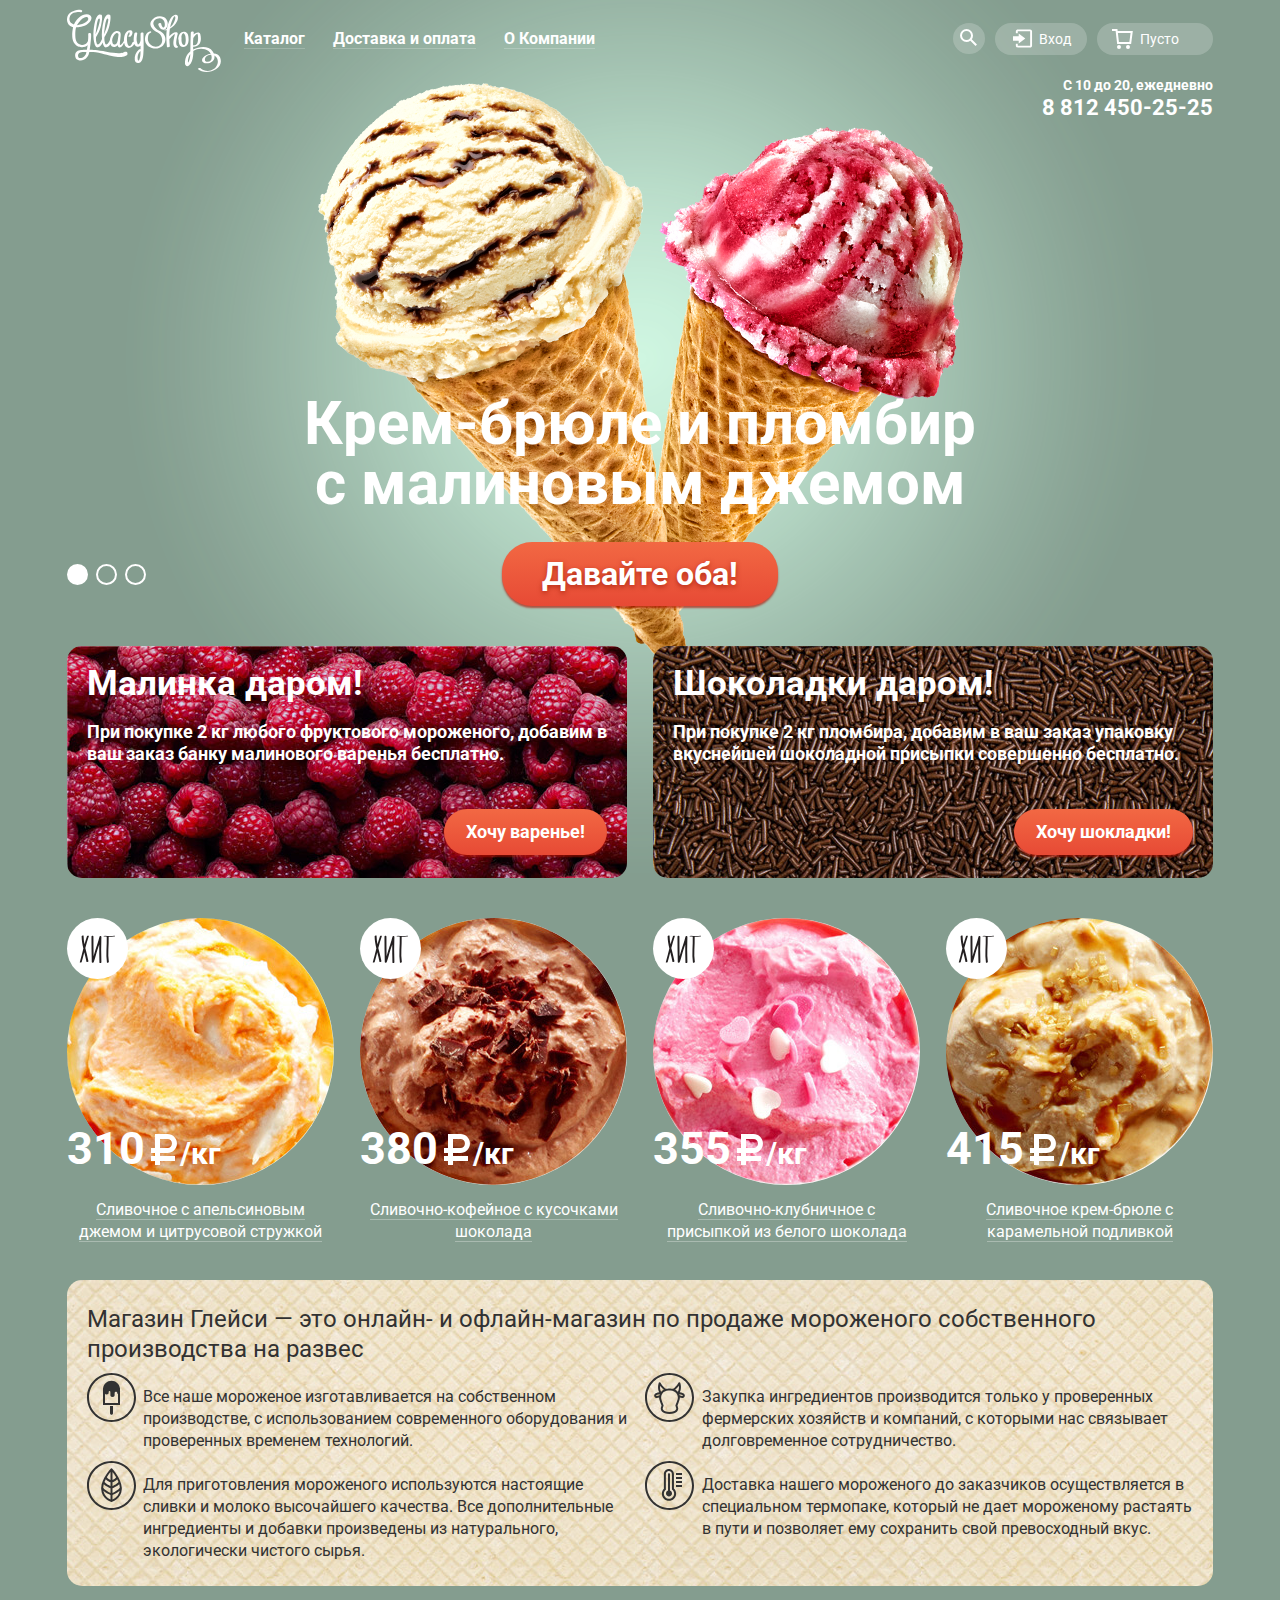
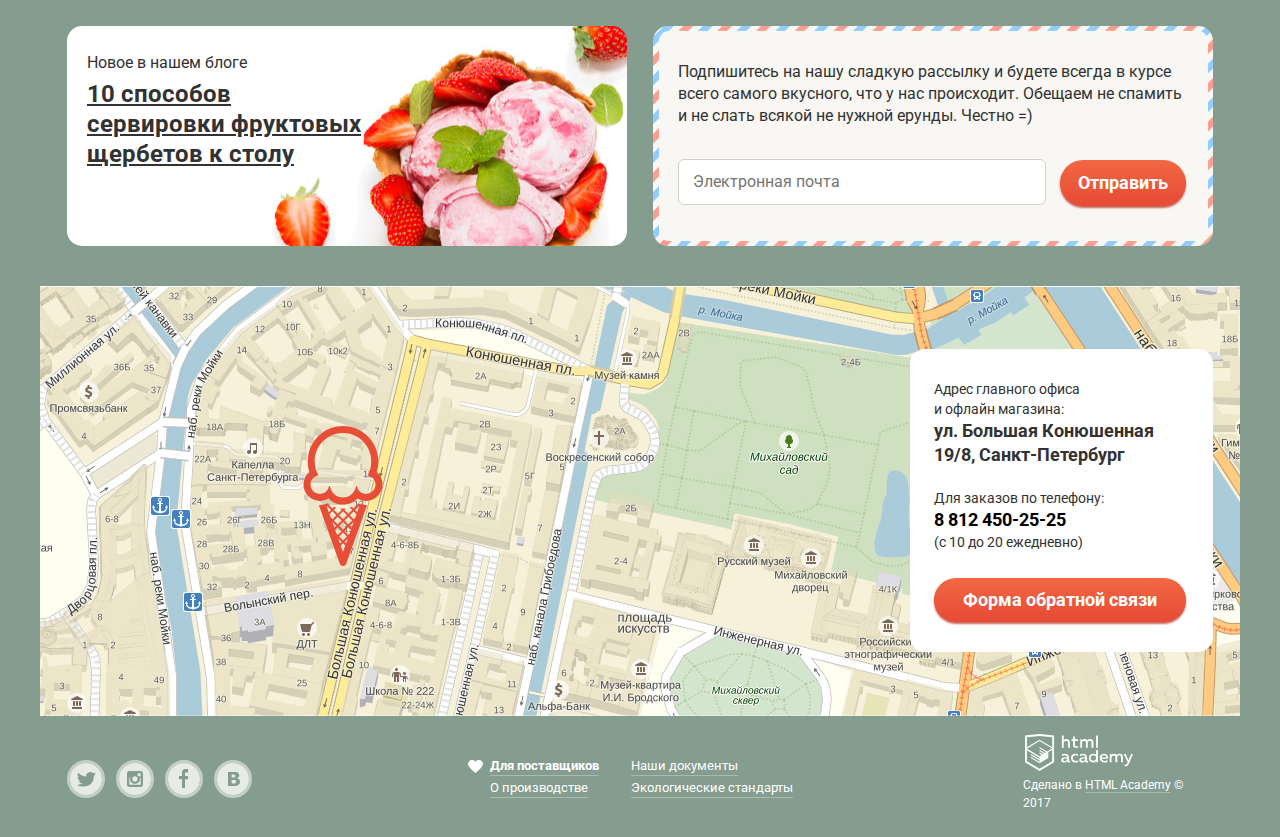
<file: index.html>
<!DOCTYPE html>
<html lang="ru">

  <head>
    <meta charset="utf-8">
    <title>HTML Academy: Глейси</title>
    <link href="https://fonts.googleapis.com/css?family=Roboto:400,700&amp;subset=cyrillic" rel="stylesheet">
    <link href="css/normalize.css" rel="stylesheet">
    <link href="css/style.min.css" rel="stylesheet">
  </head>

  <body>
    <input class="visually-hidden" type="radio" id="product-1" name="toggle" checked="checked">
    <input class="visually-hidden" type="radio" id="product-2" name="toggle">
    <input class="visually-hidden" type="radio" id="product-3" name="toggle">
    <div class="site-container">
      <div class="container">
        <header class="main-header">
          <div class="main-header-wrapper">
            <a class="main-header-logo">
              <img src="img/logo.svg" width="154" height="64" alt="Логотип магазина «Глейси»">
            </a>
            <div class="nav-wrapper">
              <nav class="main-nav">
                <ul class="site-nav">
                  <li class="site-nav-item">
                    <a class="site-nav-link nav-catalog" href="catalog.html">
                      <span class="site-nav-lable">Каталог</span>
                    </a>
                    <ul class="site-subnav">
                      <li class="site-subnav-item">
                        <p class="site-subnav-new">Новинки</p>
                      </li>
                      <li class="site-subnav-item">
                        <a class="site-subnav-link" href="catalog.html">Сливочное</a>
                      </li>
                      <li class="site-subnav-item">
                        <a class="site-subnav-link" href="#">Щербеты</a>
                      </li>
                      <li class="site-subnav-item">
                        <a class="site-subnav-link" href="#">Фруктовый лед</a>
                      </li>
                      <li class="site-subnav-item">
                        <a class="site-subnav-link subnav-link-last" href="#">Мелорин</a>
                      </li>
                    </ul>
                  </li>
                  <li>
                    <a class="site-nav-link nav-delvery" href="info.html">
                      <span class="site-nav-lable">Доставка и оплата</span>
                    </a>
                  </li>
                  <li>
                    <a class="site-nav-link nav-about" href="about.html">
                      <span class="site-nav-lable">О Компании</span>
                    </a>
                  </li>
                </ul>
              </nav>

              <div class="user-nav">
                <div class="search">
                  <a class="user-nav-link search-nav-link" href="#">
                    <span class="visually-hidden">Поиск</span>
                    <svg xmlns="http://www.w3.org/2000/svg" xmlns:xlink="http://www.w3.org/1999/xlink" width="17" height="17" viewbox="0 0 17 17">
                      <path fill="#fff" d="M16.958 15.527L11.75 10.32A6.455 6.455 0 0 0 13 6.5 6.5 6.5 0 1 0 6.5 13a6.465 6.465 0 0 0 3.839-1.263l5.205 5.204 1.414-1.414zM6.5 11C4.019 11 2 8.981 2 6.5S4.019 2 6.5 2 11 4.019 11 6.5 8.981 11 6.5 11z"/>
                    </svg>
                  </a>
                  <div class="search-field">
                    <h2 class="visually-hidden">Поиск</h2>
                    <form class="search-form" action="https://echo.htmlacademy.ru" method="post">
                      <label for="search-field-area" class="visually-hidden">Что ищем?</label>
                      <input class="search-area" id="search-field-area" type="search" name="search" value="" placeholder="Что ищем?" required="required">
                    </form>
                  </div>
                </div>
                <div class="login">
                  <a class="user-nav-link login-nav-link" href="#">Вход</a>
                  <div class="login-field">
                    <h2 class="visually-hidden">Форма входа</h2>
                    <form class="login-form" action="https://echo.htmlacademy.ru" method="post">
                      <p class="login-item">
                        <label for="login" class="visually-hidden">Электронная почта</label>
                        <input class="login-email" id="login" type="email" name="email" value="" placeholder="Электронная почта" required="required">
                      </p>
                      <p class="login-item">
                        <label for="password" class="visually-hidden">Пароль</label>
                        <input class="password-email" id="password" type="password" name="password" value="" placeholder="Пароль" required="required">
                      </p>
                      <div class="login-wrapper">
                        <button class="btn btn-login" type="submit">Войти</button>
                        <div class="login-links-box">
                          <a class="login-form-links" href="#">Забыли пароль?</a>
                          <a class="login-form-links" href="#">Новая регистрация</a>
                        </div>
                      </div>
                    </form>
                  </div>
                </div>
                <div class="cart">
                  <a class="user-nav-link cart-nav-link" href="#">Пусто</a>
                </div>
              </div>
            </div>
          </div>
        </header>

        <main>
          <div class="main-info-wrapper no-breadcrumbs">
            <div class="main-info">
              <h2 class="visually-hidden">Информация для клиентов</h2>
              <div class="main-info-block">
                <p class="main-info-time">C 10 до 20, ежедневно</p>
                <a class="main-info-tel" href="#">8 812 450-25-25</a>
              </div>
            </div>
          </div>

          <h1 class="visually-hidden">Магазин «Глейси»</h1>

          <section class="slider">
            <div class="slider-controls">
              <label class="slider-control-lable" for="product-1">Первый</label>
              <label class="slider-control-lable" for="product-2">Второй</label>
              <label class="slider-control-lable" for="product-3">Третий</label>
            </div>
            <ul class="slider-list">
              <li class="slider-item slide" id="slide1">
                <h3 class="slider-title">
                  Крем-брюле и пломбир с малиновым джемом
                </h3>
                <a class="btn slider-button" href="#">Давайте оба!</a>
              </li>
              <li class="slider-item slide" id="slide2">
                <h3 class="slider-title">
                  Шоколадный пломбир и лимонный сорбет
                </h3>
                <a class="btn slider-button" href="#">Давайте оба!</a>
              </li>
              <li class="slider-item slide" id="slide3">
                <h3 class="slider-title">
                  Пломбир с помадкой и клубничный щербет
                </h3>
                <a class="btn slider-button" href="#">Давайте оба!</a>
              </li>
            </ul>
          </section>

          <section class="gift-banner">
            <div class="gift-banner-left">
              <h2 class="gift-banner-title">Малинка даром!</h2>
              <p class="gift-banner-info">При покупке 2 кг любого фруктового мороженого, добавим в ваш заказ банку малинового варенья бесплатно.</p>
              <a class="btn banner-btn" href="#">Хочу варенье!</a>
            </div>
            <div class="gift-banner-right">
              <h2 class="gift-banner-title">Шоколадки даром!</h2>
              <p class="gift-banner-info">При покупке 2 кг пломбира, добавим в ваш заказ упаковку вкуснейшей шоколадной присыпки совершенно бесплатно.</p>
              <a class="btn banner-btn" href="#">Хочу шокладки!</a>
            </div>
          </section>

          <section class="popular">
            <h2 class="visually-hidden">Популярные виды мороженого</h2>
            <ul class="catalog-list">
              <li class="catalog-item popular-item">
                <img class="catalog-item-img" src="img/orange-item.jpg" width="267" height="267" alt="Сливочное с апельсиновым джемом и цитрусовой стружкой">
                <p class="catalog-item-price">
                  <span class="catalog-item-cost">310</span>
                  <span class="catalog-item-weight">/кг</span>
                  <p class="catalog-item-description">
                    <a class="catalog-item-link" href="#">Сливочное с апельсиновым джемом и цитрусовой стружкой</a>
                  </p>
                  <a class="btn btn-item-hover" href="#">Быстрый просмотр</a>
              </li>
              <li class="catalog-item popular-item">
                <img class="catalog-item-img" src="img/coffee-item.jpg" width="267" height="267" alt="Сливочно-кофейное с кусочками шоколада">
                <p class="catalog-item-price">
                  <span class="catalog-item-cost">380</span>
                  <span class="catalog-item-weight">/кг</span>
                  <p class="catalog-item-description">
                    <a class="catalog-item-link" href="#">Сливочно-кофейное с кусочками шоколада</a>
                  </p>
                  <a class="btn btn-item-hover" href="#">Быстрый просмотр</a>
              </li>
              <li class="catalog-item popular-item">
                <img class="catalog-item-img" src="img/strawberry-item.jpg" width="267" height="267" alt="Сливочно-клубничное с присыпкой из белого шоколада">
                <p class="catalog-item-price">
                  <span class="catalog-item-cost">355</span>
                  <span class="catalog-item-weight">/кг</span>
                  <p class="catalog-item-description">
                    <a class="catalog-item-link" href="#">Сливочно-клубничное с присыпкой из белого шоколада</a>
                  </p>
                  <a class="btn btn-item-hover" href="#">Быстрый просмотр</a>
              </li>
              <li class="catalog-item popular-item">
                <img class="catalog-item-img" src="img/cream-brulee-item.jpg" width="267" height="267" alt="Сливочное крем-брюле с карамельной подливкой">
                <p class="catalog-item-price">
                  <span class="catalog-item-cost">415</span>
                  <span class="catalog-item-weight">/кг</span>
                  <p class="catalog-item-description">
                    <a class="catalog-item-link" href="#">Сливочное крем-брюле с карамельной подливкой</a>
                  </p>
                  <a class="btn btn-item-hover" href="#">Быстрый просмотр</a>
              </li>
            </ul>
          </section>

          <section class="shop-features">
            <h2 class="visually-hidden">Преимущества</h2>
            <p class="features-description">Магазин Глейси — это онлайн- и офлайн-магазин по продаже мороженого собственного производства на развес</p>
            <div class="features-list-wrapper">
              <ul class="features-list-left">
                <li class="features-item">
                  <p class="feature-item-info ice ice-cream-icon">Все наше мороженое изготавливается на собственном производстве, с использованием современного оборудования и проверенных временем технологий.</p>
                </li>
                <li class="features-item">
                  <p class="feature-item-info leaf-icon">Для приготовления мороженого используются настоящие сливки и молоко высочайшего качества. Все дополнительные ингредиенты и добавки произведены из натурального, экологически чистого сырья.</p>
                </li>
              </ul>
              <ul class="features-list-right">
                <li class="features-item">
                  <p class="feature-item-info cow-icon">Закупка ингредиентов производится только у проверенных фермерских хозяйств и компаний, с которыми нас связывает долговременное сотрудничество.</p>
                </li>
                <li class="features-item">
                  <p class="feature-item-info thermometer-icon">Доставка нашего мороженого до заказчиков осуществляется в специальном термопаке, который не дает мороженому растаять в пути и позволяет ему сохранить свой превосходный вкус.</p>
                </li>
              </ul>
            </div>
          </section>

          <div class="blog-subscription-wrapper">
            <article class="blog-post">
              <h2 class="visually-hidden">Блог</h2>
              <p class="blog-info">Новое в нашем блоге</p>
              <a class="blog-info-link" href="#">10 способов сервировки фруктовых щербетов к столу</a>
            </article>

            <section class="subscription-form">
              <h2 class="visually-hidden">Рассылка</h2>
              <p class="subscription-info">Подпишитесь на нашу сладкую рассылку и будете всегда в курсе всего самого вкусного, что у нас происходит. Обещаем не спамить и не слать всякой не нужной ерунды. Честно =)</p>
              <form action="https://echo.htmlacademy.ru" method="post">
                <label for="subscription" class="visually-hidden">Электронная почта</label>
                <input class="subscription-email" id="subscription" type="email" name="email" value="" placeholder="Электронная почта" required="required">
                <button class="btn subscription-button" type="submit">Отправить</button>
              </form>
            </section>
          </div>
        </main>
      </div>

      <section class="map-contacts">
        <h2 class="visually-hidden">Как нас найти</h2>
        <div class="map">
          <img class="map-img" src="img/map.jpg" width="1200" height="430" alt="Офис компании по адресу ул. Большая Конюшенная 19/8, Санкт-Петербург">
          <div class="contacts">
            <p class="address-info">Адрес главного офиса и офлайн магазина:</p>
            <p class="address-info-important">ул. Большая Конюшенная 19/8, Санкт-Петербург</p>
            <p class="contacts-info">Для заказов по телефону:</p>
            <a class="contacts-info-important" href="#">8 812 450-25-25</a>
            <p class="contacts-info">(с 10 до 20 ежедневно)</p>
            <a class="btn contacts-btn" href="#">Форма обратной связи</a>
          </div>
        </div>
        <iframe class="map-iframe" src="https://yandex.by/map-widget/v1/-/CBUHBOR1hB" width="1200" height="430"></iframe>
      </section>

      <div class="container">
        <footer class="main-footer main-page-footer">
          <div class="footer-wrapper">
            <div class="footer-social">
              <h2 class="visually-hidden">Социальные сети</h2>
              <ul class="footer-social-list">
                <li class="footer-social-item">
                  <a class="social-button social-twitter" href="#">
                    <span class="visually-hidden">Твиттер</span>
                  </a>
                </li>
                <li class="footer-social-item">
                  <a class="social-button social-instagram" href="#">
                    <span class="visually-hidden">Инстаграм</span>
                  </a>
                </li>
                <li class="footer-social-item">
                  <a class="social-button social-facebook" href="#">
                    <span class="visually-hidden">Фейсбук</span>
                  </a>
                </li>
                <li class="footer-social-item">
                  <a class="social-button social-vk" href="#">
                    <span class="visually-hidden">Вконтакте</span>
                  </a>
                </li>
              </ul>
            </div>
            <div class="footer-doc">
              <div class=" footer-doc-wrapper">
                <ul class="footer-doc-left">
                  <li>
                    <a class="footer-doc-link" href="#">
                      <b class="link-for-suppliers">Для поставщиков</b>
                    </a>
                  </li>
                  <li>
                    <a class="footer-doc-link" href="#">О производстве</a>
                  </li>
                </ul>
                <ul class="footer-doc-right">
                  <li>
                    <a class="footer-doc-link" href="#">Наши документы</a>
                  </li>
                  <li>
                    <a class="footer-doc-link" href="#">Экологические стандарты</a>
                  </li>
                </ul>
              </div>
            </div>

            <div class="footer-copyright">
              <div class="footer-logo">
                <a class="footer-logo-link" href="https://htmlacademy.ru/intensive/htmlcss"></a>
              </div>
              <p class="footer-copyright-info">Сделано в
                <a class="footer-copyright-link" href="https://htmlacademy.ru/intensive/htmlcss">HTML Academy</a> © 2017</p>
            </div>
          </div>
        </footer>
      </div>
    </div>


    <section class="modal">
      <div class="modal-feedback">
        <h2 class="modal-feedback-title">Мы обязательно вам ответим!</h2>
        <form class="feedback-form" action="https://echo.htmlacademy.ru" method="post">
          <p class="feedback-item">
            <label for="feedback-name" class="visually-hidden">Как вас зовут?</label>
            <input id="feedback-name" class="feedback-text" type="text" name="name" value="" placeholder="Как вас зовут?" required="required">
          </p>
          <p class="feedback-item">
            <label for="feedback-email" class="visually-hidden">Ваша почта для ответа?</label>
            <input id="feedback-email" class="feedback-text" type="email" name="email" value="" placeholder="Ваша почта для ответа?" required="required">
          </p>
          <p class="feedback-comment-item">
            <label for="feedback-comment" class="visually-hidden">Напишите что-нибуть...</label>
            <textarea class="comment-area" id="feedback-comment" name="comment" rows="5" cols="48" placeholder="Напишите что-нибуть..." required="required"></textarea>
          </p>
          <div class="feedback-button-wrapper">
            <button class="btn feedback-button" type="submit">Отправить</button>
          </div>
        </form>
        <button class="modal-close" type="button" aria-label="Закрыть"></button>
      </div>
    </section>
    <div class="modal-overlay"></div>
    <script src="js/script.min.js"></script>
  </body>
</html>
</file>
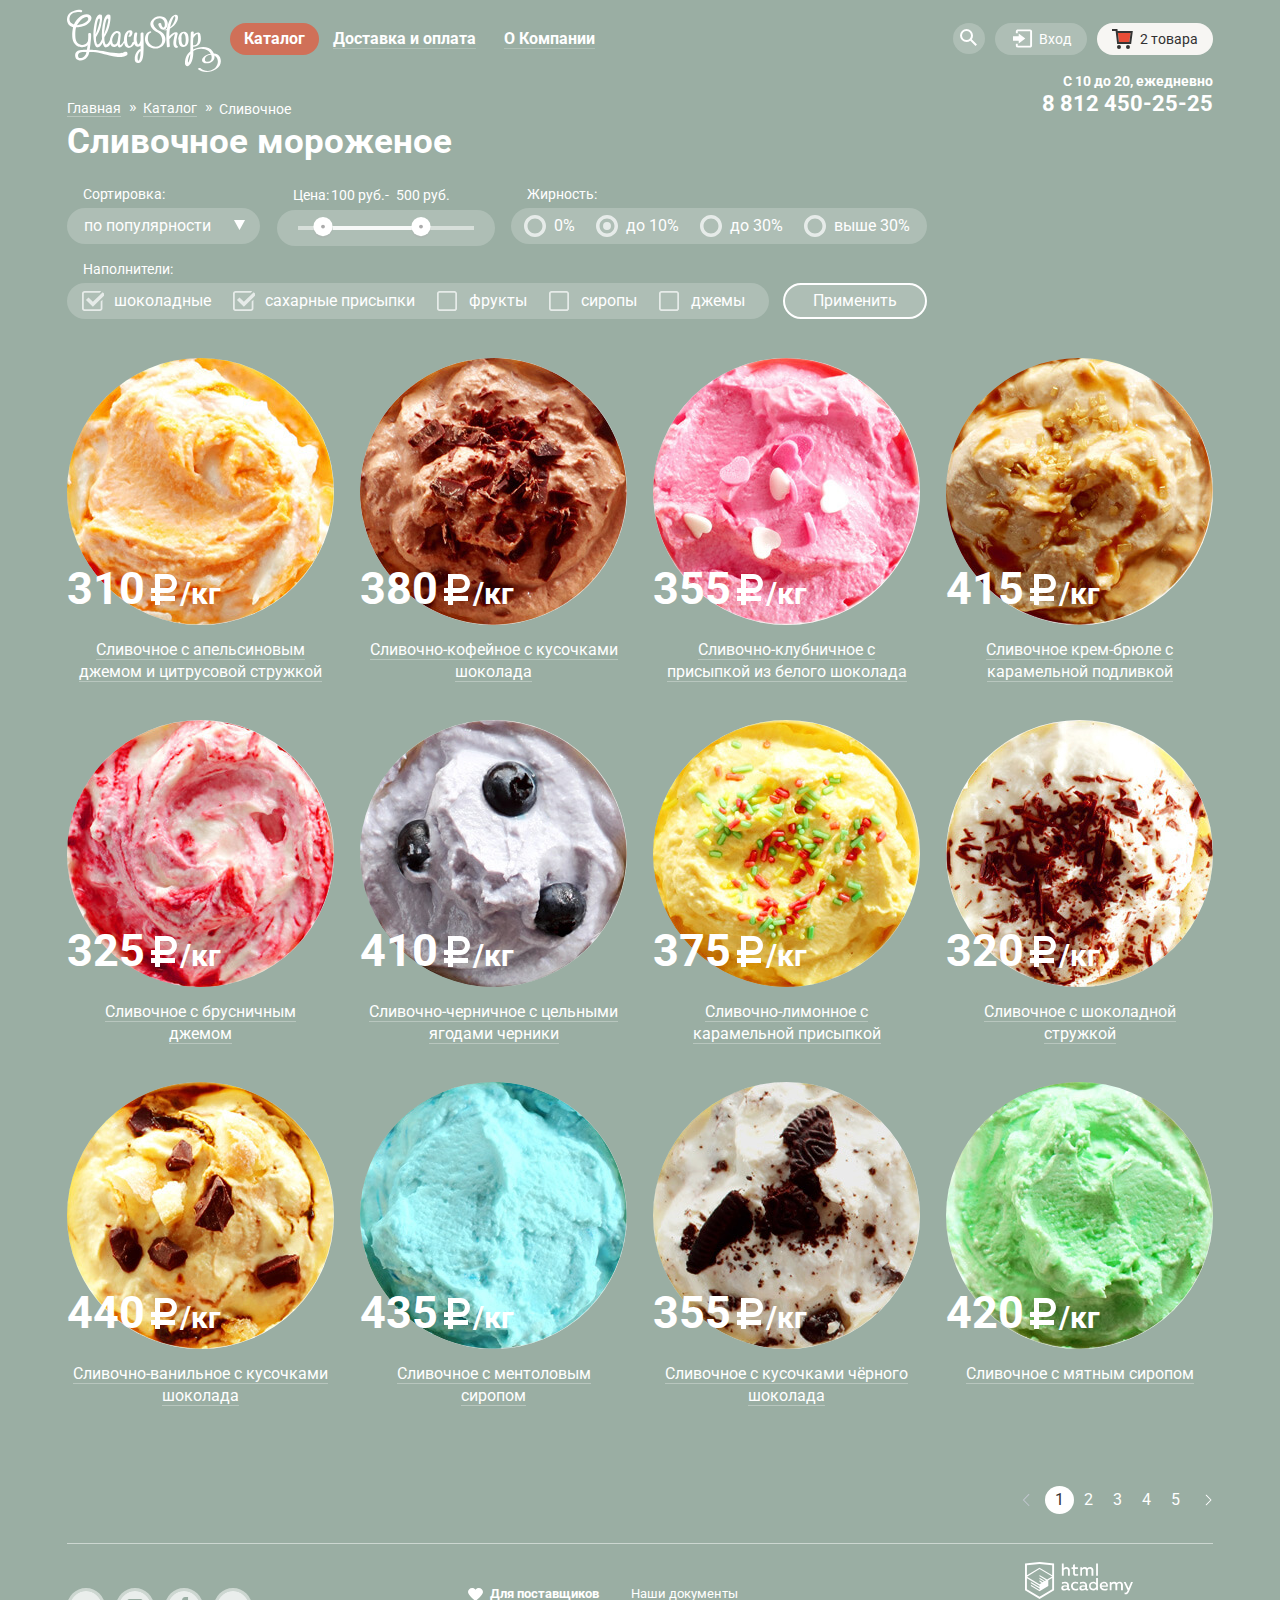
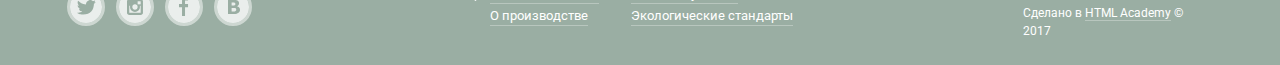
<file: catalog.html>
<!DOCTYPE html>
<html lang="ru">

  <head>
    <meta charset="utf-8">
    <title>HTML Academy: Глейси</title>
    <link href="https://fonts.googleapis.com/css?family=Roboto:400,700&amp;subset=cyrillic" rel="stylesheet">
    <link href="css/normalize.css" rel="stylesheet">
    <link href="css/style.min.css" rel="stylesheet">
  </head>

  <body>
    <div class="container">
      <header class="main-header">
        <div class="main-header-wrapper">
          <a class="main-header-logo" href="index.html">
            <img src="img/logo.svg" width="154" height="64" alt="Логотип магазина «Глейси»">
          </a>
          <div class="nav-wrapper">
            <nav class="main-nav">
              <ul class="site-nav">
                <li class="site-nav-item">
                  <a class="nav-item-active" href="catalog.html">
                    <span class="site-nav-lable">Каталог</span>
                  </a>
                  <ul class="site-subnav">
                    <li class="site-subnav-item">
                      <p class="site-subnav-new">Новинки</p>
                    </li>
                    <li class="site-subnav-item">
                      <a class="subnav-item-active">Сливочное</a>
                    </li>
                    <li class="site-subnav-item">
                      <a class="site-subnav-link" href="#">Щербеты</a>
                    </li>
                    <li class="site-subnav-item">
                      <a class="site-subnav-link" href="#">Фруктовый лед</a>
                    </li>
                    <li class="site-subnav-item">
                      <a class="site-subnav-link subnav-link-last" href="#">Мелорин</a>
                    </li>
                  </ul>
                </li>
                <li>
                  <a class="site-nav-link" href="info.html">
                  <span class="site-nav-lable">Доставка и оплата</span>
                </a>
                </li>
                <li>
                  <a class="site-nav-link" href="about.html">
                  <span class="site-nav-lable">О Компании</span>
                </a>
                </li>
              </ul>
            </nav>

            <div class="user-nav">
              <div class="search">
                <a class="user-nav-link search-nav-link" href="#">
                <span class="visually-hidden">Поиск</span>
                <svg xmlns="http://www.w3.org/2000/svg" xmlns:xlink="http://www.w3.org/1999/xlink" width="17" height="17" viewbox="0 0 17 17">
                  <path fill="#fff" d="M16.958 15.527L11.75 10.32A6.455 6.455 0 0 0 13 6.5 6.5 6.5 0 1 0 6.5 13a6.465 6.465 0 0 0 3.839-1.263l5.205 5.204 1.414-1.414zM6.5 11C4.019 11 2 8.981 2 6.5S4.019 2 6.5 2 11 4.019 11 6.5 8.981 11 6.5 11z"/>
                </svg>
              </a>
                <div class="search-field">
                  <h2 class="visually-hidden">Поиск</h2>
                  <form class="search-form" action="https://echo.htmlacademy.ru" method="post">
                    <label for="search-field-area" class="visually-hidden">Что ищем?</label>
                    <input class="search-area" id="search-field-area" type="search" name="search" value="" placeholder="Что ищем?" required="required">
                  </form>
                </div>
              </div>
              <div class="login">
                <a class="user-nav-link login-nav-link" href="#">Вход</a>
                <div class="login-field">
                  <h2 class="visually-hidden">Форма входа</h2>
                  <form class="login-form" action="https://echo.htmlacademy.ru" method="post">
                    <p class="login-item">
                      <label for="login" class="visually-hidden">Электронная почта</label>
                      <input class="login-email" id="login" type="email" name="email" value="" placeholder="Электронная почта" required="required">
                    </p>
                    <p class="login-item">
                      <label for="password" class="visually-hidden">Пароль</label>
                      <input class="password-email" id="password" type="password" name="password" value="" placeholder="Пароль" required="required">
                    </p>
                    <div class="login-wrapper">
                      <button class="btn btn-login" type="submit">Войти</button>
                      <div class="login-links-box">
                        <a class="login-form-links" href="#">Забыли пароль?</a>
                        <a class="login-form-links" href="#">Новая регистрация</a>
                      </div>
                    </div>
                  </form>
                </div>
              </div>
              <div class="cart">
                <a class="user-nav-link full-cart-link" href="#">2 товара</a>
                <div class="cart-content">
                  <table class="cart-content-table">
                    <caption class="visually-hidden">Карзина</caption>
                    <tr>
                      <td class="cart-content-info cart-content-delete">
                        <button class="cart-item-delete" type="button" aria-label="Удалить"></button>
                      </td>
                      <td class="cart-content-info cart-content-img">
                        <img class="cart-item-img" src="img/orange-small-item.jpg" width="33" height="33" alt="Пломбир с апельсиновым джемом">
                      </td>
                      <td class="cart-content-info cart-content-item">
                        <a class="cart-item" href="#">Пломбир с апельсиновым джемом</a>
                      </td>
                      <td class="cart-content-info cart-content-cost">
                        1,5 кг
                        <b class="cart-cost">
                        x 200 руб</b>
                      </td>
                      <td class="cart-content-info cart-content-price">300 руб</td>
                    </tr>
                    <tr>
                      <td class="cart-content-info cart-content-delete">
                        <button class="cart-item-delete" type="button" aria-label="Удалить"></button>
                      </td>
                      <td class="cart-content-info cart-content-img">
                        <img class="cart-item-img" src="img/strawberry-small-item.jpg" width="33" height="33" alt="Клубничный пломбир с присыпкой из белого шоколада">
                      </td>
                      <td class="cart-content-info cart-content-item">
                        <a class="cart-item" href="#">Клубничный пломбир с присыпкой из белого шоколада</a>
                      </td>
                      <td class="cart-content-info cart-content-cost">
                        1,5 кг
                        <b class="cart-cost">
                        x 300 руб</b>
                      </td>
                      <td class="cart-content-info cart-content-price">450 руб</td>
                    </tr>
                  </table>
                  <div class="cart-price-wrapper">
                    <p class="cart-price">Итог: 750 руб.</p>
                  </div>
                  <div class="cart-order-wrapper">
                    <a class="btn btn-cart-order" href="#">Оформить заказ</a>
                  </div>
                </div>
              </div>
            </div>
          </div>
        </div>
      </header>

      <main>
        <div class="main-info-wrapper catalog-breadcrumbs">
          <ul class="breadcrumbs">
            <li class="breadcrumbs-item">
              <a class="breadcrumbs-link" href="index.html">Главная</a>
            </li>
            <li class="breadcrumbs-item">
              <a class="breadcrumbs-link" href="#">Каталог</a>
            </li>
            <li class="breadcrumbs-current">Сливочное</li>
          </ul>

          <div class="main-info">
            <h2 class="visually-hidden">Информация для клиентов</h2>
            <div class="main-info-block">
              <p class="main-info-time">C 10 до 20, ежедневно</p>
              <a class="main-info-tel" href="#">8 812 450-25-25 </a>
            </div>
          </div>
        </div>

        <h1 class="page-title">Сливочное мороженое</h1>

        <section class="filters">
          <h2 class="visually-hidden">Фильтер товаров</h2>
          <form class="filter" action="https://echo.htmlacademy.ru" method="post">
            <div class="filters-first-row">
              <fieldset class="filter-sort">
                <legend class="filter-title">Сортировка:</legend>
                <div class="select-container filter-backgrond">
                  <select class="filter-sorting" name="filter-sort">
                    <option value="popularity">по популярности</option>
                    <option value="low-price-first">сначала недорогие</option>
                    <option value="high-price-first">сначала дорогие</option>
                    <option value="fat">по жирности</option>
                  </select>
                </div>
              </fieldset>
              <fieldset class="filter-price">
                <legend class="filter-price-controls">
                  <span class="price-label">Цена:</span>
                  <label for="min-price-number" class="visually-hidden">Минимальная цена</label>
                  <input class="price-controls" id="min-price-number" type="text" name="min-price" value="100">
                  <span class="price-label-rub">руб.</span>
                  <span class="label-rub">-</span>
                  <label for="max-price-number" class="visually-hidden">Максимальная цена</label>
                  <input class="price-controls" id="max-price-number" type="text" name="max-price" value="500">
                  <span class="price-label-rub">руб.</span>
                </legend>
                <div class="filter-range">
                  <div class="scale">
                    <div class="bar">
                      <div class="filter-controls filter-controls-left"></div>
                      <div class="filter-controls filter-controls-right"></div>
                    </div>
                  </div>
                </div>
              </fieldset>
              <fieldset class="filters-fat">
                <legend class="filter-title">Жирность:</legend>
                <ul class="filter-list-fat filter-backgrond">
                  <li class="filter-option-fat">
                    <input  id="fat-0" class="visually-hidden filter-radio" type="radio" name="filter-fat" value="0">
                    <label class="fat-label" for="fat-0">0%</label>
                  </li>
                  <li class="filter-option-fat">
                    <input  id="fat-10" class="visually-hidden filter-radio" type="radio" name="filter-fat" value="10" checked="checked">
                    <label class="fat-label" for="fat-10">до 10%</label>
                  </li>
                  <li class="filter-option-fat">
                    <input  id="fat-30" class="visually-hidden filter-radio" type="radio" name="filter-fat" value="30">
                    <label class="fat-label" for="fat-30">до 30%</label>
                  </li>
                  <li class="filter-option-fat">
                    <input  id="fat-30-more" class="visually-hidden filter-radio" type="radio" name="filter-fat" value="30-more">
                    <label class="fat-label" for="fat-30-more">выше 30%</label>
                  </li>
                </ul>
              </fieldset>
            </div>
            <div class="filters-second-row">
              <fieldset class="filter-fillers">
                <legend class="filter-title">Наполнители:</legend>
                <ul class="filter-backgrond filter-list-fillers">
                  <li class="filter-option-fillers">
                    <input id="filler-chocolate" class="visually-hidden filter-checkbox" type="checkbox" name="chocolate" checked="checked">
                    <label class="filler-label" for="filler-chocolate">шоколадные</label>
                  </li>
                  <li class="filter-option-fillers">
                    <input id="filler-sugar-powder" class="visually-hidden filter-checkbox" type="checkbox" name="sugar-powder" checked="checked">
                    <label class="filler-label" for="filler-sugar-powder">сахарные присыпки</label>
                  </li>
                  <li class="filter-option-fillers">
                    <input id="filler-fruit" class="visually-hidden filter-checkbox" type="checkbox" name="fruit">
                    <label class="filler-label" for="filler-fruit">фрукты</label>
                  </li>
                  <li class="filter-option-fillers">
                    <input id="filler-syrup" class="visually-hidden filter-checkbox" type="checkbox" name="syrup">
                    <label class="filler-label" for="filler-syrup">сиропы</label>
                  </li>
                  <li class="filter-option-fillers">
                    <input id="filler-jem" class="visually-hidden filter-checkbox" type="checkbox" name="jem">
                    <label class="filler-label" for="filler-jem">джемы</label>
                  </li>
                </ul>
              </fieldset>
              <div class="btn-filter-wrapper">
                <button class="btn-filter" type="submit">Применить</button>
              </div>
            </div>
          </form>
        </section>

        <section class="catalog">
          <h2 class="visually-hidden">Виды сливочного мороженого</h2>
          <ul class="catalog-list">
            <li class="catalog-item">
              <img class="catalog-item-img" src="img/orange-item.jpg" width="267" height="267" alt="Сливочное с апельсиновым джемом и цитрусовой стружкой">
              <p class="catalog-item-price">
                <span class="catalog-item-cost">310</span>
                <span class="catalog-item-weight">/кг</span>
                <p class="catalog-item-description">
                  <a class="catalog-item-link" href="#">Сливочное с апельсиновым джемом и цитрусовой стружкой</a>
                </p>
                <a class="btn btn-item-hover" href="#">Быстрый просмотр</a>
            </li>
            <li class="catalog-item">
              <img class="catalog-item-img" src="img/coffee-item.jpg" width="267" height="267" alt="Сливочно-кофейное с кусочками шоколада">
              <p class="catalog-item-price">
                <span class="catalog-item-cost">380</span>
                <span class="catalog-item-weight">/кг</span>
              </p>
              <p class="catalog-item-description">
                <a class="catalog-item-link" href="#">Сливочно-кофейное с кусочками шоколада</a>
              </p>
              <a class="btn btn-item-hover" href="#">Быстрый просмотр</a>
            </li>
            <li class="catalog-item">
              <img class="catalog-item-img" src="img/strawberry-item.jpg" width="267" height="267" alt="Сливочно-клубничное с присыпкой из белого шоколада">
              <p class="catalog-item-price">
                <span class="catalog-item-cost">355</span>
                <span class="catalog-item-weight">/кг</span>
                <p class="catalog-item-description">
                  <a class="catalog-item-link" href="#">Сливочно-клубничное с присыпкой из белого шоколада</a>
                </p>
                <a class="btn btn-item-hover" href="#">Быстрый просмотр</a>
            </li>
            <li class="catalog-item">
              <img class="catalog-item-img" src="img/cream-brulee-item.jpg" width="267" height="267" alt="Сливочное крем-брюле с карамельной подливкой">
              <p class="catalog-item-price">
                <span class="catalog-item-cost">415</span>
                <span class="catalog-item-weight">/кг</span>
                <p class="catalog-item-description">
                  <a class="catalog-item-link" href="#">Сливочное крем-брюле с карамельной подливкой</a>
                </p>
                <a class="btn btn-item-hover" href="#">Быстрый просмотр</a>
            </li>
            <li class="catalog-item">
              <img class="catalog-item-img" src="img/cowberry-item.jpg" width="267" height="267" alt="Сливочное с брусничным джемом">
              <p class="catalog-item-price">
                <span class="catalog-item-cost">325</span>
                <span class="catalog-item-weight">/кг</span>
                <p class="catalog-item-description">
                  <a class="catalog-item-link" href="#">Сливочное с брусничным джемом</a>
                </p>
                <a class="btn btn-item-hover" href="#">Быстрый просмотр</a>
            </li>
            <li class="catalog-item">
              <img class="catalog-item-img" src="img/blueberry-item.jpg" width="267" height="267" alt="Сливочно-черничное с цельными ягодами черники">
              <p class="catalog-item-price">
                <span class="catalog-item-cost">410</span>
                <span class="catalog-item-weight">/кг</span>
                <p class="catalog-item-description">
                  <a class="catalog-item-link" href="#">Сливочно-черничное с цельными ягодами черники</a>
                </p>
                <a class="btn btn-item-hover" href="#">Быстрый просмотр</a>
            </li>
            <li class="catalog-item">
              <img class="catalog-item-img" src="img/lemon-item.jpg" width="267" height="267" alt="Сливочно-лимонное с карамельной присыпкой">
              <p class="catalog-item-price">
                <span class="catalog-item-cost">375</span>
                <span class="catalog-item-weight">/кг</span>
                <p class="catalog-item-description">
                  <a class="catalog-item-link" href="#">Сливочно-лимонное с карамельной присыпкой</a>
                </p>
                <a class="btn btn-item-hover" href="#">Быстрый просмотр</a>
            </li>
            <li class="catalog-item">
              <img class="catalog-item-img" src="img/cream-item.jpg" width="267" height="267" alt="Сливочное с шоколадной стружкой">
              <p class="catalog-item-price">
                <span class="catalog-item-cost">320</span>
                <span class="catalog-item-weight">/кг</span>
                <p class="catalog-item-description">
                  <a class="catalog-item-link" href="#">Сливочное с шоколадной стружкой</a>
                </p>
                <a class="btn btn-item-hover" href="#">Быстрый просмотр</a>
            </li>
            <li class="catalog-item">
              <img class="catalog-item-img" src="img/vanilla-item.jpg" width="267" height="267" alt="Сливочно-ванильное с кусочками шоколада">
              <p class="catalog-item-price">
                <span class="catalog-item-cost">440</span>
                <span class="catalog-item-weight">/кг</span>
                <p class="catalog-item-description">
                  <a class="catalog-item-link" href="#">Сливочно-ванильное с кусочками шоколада</a>
                </p>
                <a class="btn btn-item-hover" href="#">Быстрый просмотр</a>
            </li>
            <li class="catalog-item">
              <img class="catalog-item-img" src="img/mint-item.jpg" width="267" height="267" alt="Сливочное с ментоловым сиропом">
              <p class="catalog-item-price">
                <span class="catalog-item-cost">435</span>
                <span class="catalog-item-weight">/кг</span>
                <p class="catalog-item-description">
                  <a class="catalog-item-link" href="#">Сливочное с ментоловым сиропом</a>
                </p>
                <a class="btn btn-item-hover" href="#">Быстрый просмотр</a>
            </li>
            <li class="catalog-item">
              <img class="catalog-item-img" src="img/cream-chocolate-item.jpg" width="267" height="267" alt="Сливочное с кусочками чёрного шоколада">
              <p class="catalog-item-price">
                <span class="catalog-item-cost">355</span>
                <span class="catalog-item-weight">/кг</span>
                <p class="catalog-item-description">
                  <a class="catalog-item-link" href="#">Сливочное с кусочками чёрного шоколада</a>
                </p>
                <a class="btn btn-item-hover" href="#">Быстрый просмотр</a>
            </li>
            <li class="catalog-item">
              <img class="catalog-item-img" src="img/mint-green-item.jpg" width="267" height="267" alt="Сливочное с мятным сиропом">
              <p class="catalog-item-price">
                <span class="catalog-item-cost">420</span>
                <span class="catalog-item-weight">/кг</span>
                <p class="catalog-item-description">
                  <a class="catalog-item-link" href="#">Сливочное с мятным сиропом</a>
                </p>
                <a class="btn btn-item-hover" href="#">Быстрый просмотр</a>
            </li>
          </ul>

          <div class="pagination-list-wrapper">
            <ul class="pagination-list">
              <li class="pagination-item">
                <a class="pagination-current-link">1</a>
              </li>
              <li class="pagination-item">
                <a class="pagination-link" href="#">2</a>
              </li>
              <li class="pagination-item">
                <a class="pagination-link" href="#">3</a>
              </li>
              <li class="pagination-item">
                <a class="pagination-link" href="#">4</a>
              </li>
              <li class="pagination-item">
                <a class="pagination-link" href="#">5</a>
              </li>
            </ul>
          </div>
        </section>
      </main>

      <footer class="main-footer">
        <div class="footer-wrapper">
          <div class="footer-social">
            <h2 class="visually-hidden">Социальные сети</h2>
            <ul class="footer-social-list">
              <li class="footer-social-item">
                <a class="social-button social-twitter" href="#">
                  <span class="visually-hidden">Твиттер</span>
                </a>
              </li>
              <li class="footer-social-item">
                <a class="social-button social-instagram" href="#">
                  <span class="visually-hidden">Инстаграм</span>
                </a>
              </li>
              <li class="footer-social-item">
                <a class="social-button social-facebook" href="#">
                  <span class="visually-hidden">Фейсбук</span>
                </a>
              </li>
              <li class="footer-social-item">
                <a class="social-button social-vk" href="#">
                  <span class="visually-hidden">Вконтакте</span>
                </a>
              </li>
            </ul>
          </div>
          <div class="footer-doc">
            <div class=" footer-doc-wrapper">
              <ul class="footer-doc-left">
                <li>
                  <a class="footer-doc-link" href="#">
                     <b class="link-for-suppliers">Для поставщиков</b>
                  </a>
                </li>
                <li>
                  <a class="footer-doc-link" href="#">О производстве</a>
                </li>
              </ul>
              <ul class="footer-doc-right">
                <li>
                  <a class="footer-doc-link" href="#">Наши документы</a>
                </li>
                <li>
                  <a class="footer-doc-link" href="#">Экологические стандарты</a>
                </li>
              </ul>
            </div>
          </div>

          <div class="footer-copyright">
            <div class="footer-logo">
              <a class="footer-logo-link" href="https://htmlacademy.ru/intensive/htmlcss"></a>
            </div>
            <p class="footer-copyright-info">Сделано в
              <a class="footer-copyright-link" href="https://htmlacademy.ru/intensive/htmlcss">HTML Academy</a> © 2017</p>
          </div>
        </div>
      </footer>
    </div>
  </body>

</html>
</file>
<file: css/style.min.css>
body{margin:0;padding:0;min-width:1200px;background-color:#9aaea3;color:#ffffff;font-family:'Roboto','Arial',sans-serif;font-size:16px;font-weight:normal;line-height:22px}img{max-width:100%;height:auto}.visually-hidden{position:absolute;overflow:hidden;clip:rect(0 0 0 0);width:1px;height:1px;margin:-1px;padding:0;white-space:nowrap;border:0;-webkit-clip-path:inset(100%);clip-path:inset(100%)}.container{-webkit-box-sizing:border-box;box-sizing:border-box;width:1200px;margin:0 auto;padding:0 27px}.site-container{-webkit-transition:background-image 0.5s ease,background-color 0.5s ease;-o-transition:background-image 0.5s ease,background-color 0.5s ease;transition:background-image 0.5s ease,background-color 0.5s ease;background-image:url(../img/slider1.png);background-repeat:no-repeat;background-position:top center}.site-container::before,.site-container::after{visibility:hidden;content:""}.site-container::before{background-image:url(../img/slider2.png);background-position:top center}.site-container::after{background-image:url(../img/slider3.png);background-position:top center}.btn{display:inline-block;cursor:pointer;text-align:center;vertical-align:middle;text-decoration:none;color:#ffffff;font-size:18px;font-weight:bold;line-height:24px;border:none;border-radius:30px;background:-webkit-gradient(linear,left top,left bottom,from(#f26843),to(#e74a35));background:-webkit-linear-gradient(top,#f26843 0%,#e74a35 100%);background:-o-linear-gradient(top,#f26843 0%,#e74a35 100%);background:linear-gradient(to bottom,#f26843 0%,#e74a35 100%);background-color:#f26843;-webkit-box-shadow:0 2px 2px rgba(172,16,0,0.64);box-shadow:0 2px 2px rgba(172,16,0,0.64)}.btn:hover{background:-webkit-gradient(linear,left top,left bottom,from(#f58669),to(#ec6f5e));background:-webkit-linear-gradient(top,#f58669 0%,#ec6f5e 100%);background:-o-linear-gradient(top,#f58669 0%,#ec6f5e 100%);background:linear-gradient(to bottom,#f58669 0%,#ec6f5e 100%);-webkit-box-shadow:0 2px 2px rgba(172,16,0,1);box-shadow:0 2px 2px rgba(172,16,0,1);}.btn:active{background:-webkit-gradient(linear,left top,left bottom,from(#d84732),to(#e1613e));background:-webkit-linear-gradient(top,#d84732 0%,#e1613e 100%);background:-o-linear-gradient(top,#d84732 0%,#e1613e 100%);background:linear-gradient(to bottom,#d84732 0%,#e1613e 100%);-webkit-box-shadow:inset 0 2px 2px 0 rgba(172,16,0,1);box-shadow:inset 0 2px 2px 0 rgba(172,16,0,1)}.main-header-wrapper{display:-webkit-box;display:-ms-flexbox;display:flex;-webkit-box-pack:justify;-ms-flex-pack:justify;justify-content:space-between}.main-header-logo{width:154px;height:64px;padding-top:9px}.nav-wrapper{display:-webkit-box;display:-ms-flexbox;display:flex;-webkit-box-pack:justify;-ms-flex-pack:justify;justify-content:space-between;width:983px;padding-top:23px;padding-bottom:15px}.site-nav{display:-webkit-box;display:-ms-flexbox;display:flex;-ms-flex-wrap:wrap;flex-wrap:wrap;width:700px;margin:0;padding:0;list-style:none}.site-nav-link,.user-nav-link,.nav-item-active{display:block;color:#ffffff}.site-nav-link,.nav-item-active{padding:5px 14px;text-decoration:none;font-weight:bold}.site-nav-item{position:relative}.site-nav-item:hover .site-subnav{display:block}.site-subnav{position:absolute;top:40px;left:-7px;display:none;width:143px;margin:0;padding:0;height:171px;list-style:none;border-radius:5px;background-color:#f8f7f4;-webkit-box-shadow:0 20px 20px 0 rgba(0,0,0,0.3);box-shadow:0 20px 20px 0 rgba(0,0,0,0.3);z-index:10}.subnav-link-last{border-bottom-left-radius:5px;border-bottom-right-radius:5px}.site-subnav-link,.site-subnav-new,.subnav-item-active{display:block;text-decoration:none;font-size:14px;font-weight:normal;line-height:16px;color:#323232;background-color:#f8f7f4}.site-subnav-new{margin:0 5px;padding:10px 20px;border-bottom:1px solid #d1d0ce;font-weight:bold;border-top-left-radius:5px;border-top-right-radius:5px}.site-subnav-link,.subnav-item-active{padding:9px 20px}.site-nav-item:hover > .site-nav-link,.site-nav-link:focus,.site-nav-link:hover,.search:hover > .user-nav-link,.login:hover > .user-nav-link,.cart:hover > .user-nav-link,.user-nav-link:focus{text-decoration:none;color:#323232;border-radius:30px;background-color:#f8f7f4}.site-nav-link:active{background-color:#ededed;-webkit-box-shadow:inset 0 2px 1px 0 #696969;box-shadow:inset 0 2px 1px 0 #696969}.nav-item-active{text-decoration:none;color:#ffffff;border-radius:30px;background-color:#d07058}.site-nav-lable{border-bottom:1px solid rgba(255,255,255,0.2)}.nav-item-active .site-nav-lable{border:none}.site-subnav-link:hover{background-color:#fbded7}.site-subnav-link:active{background-color:#f6b5a5}.subnav-item-active{color:#ffffff;background-color:#d07058}.user-nav{display:-webkit-box;display:-ms-flexbox;display:flex;-ms-flex-wrap:wrap;flex-wrap:wrap;-webkit-box-pack:end;-ms-flex-pack:end;justify-content:flex-end;width:267px;list-style:none}.user-nav-link{display:block;margin:0 5px;text-decoration:none;font-size:14px;line-height:16px;background-color:rgba(255,255,255,0.2)}.user-nav-link:last-child{margin-right:0}.search{position:relative}.search-nav-link{position:relative;padding-top:6px;padding-right:8px;padding-bottom:5px;padding-left:7px;border-radius:50%}.search:hover .search-nav-link path,.search-nav-link:focus path{fill:#000000}.search:hover .search-field{display:block}.search-field{position:absolute;top:37px;right:5px;display:none;width:311px;padding:20px 15px;border-radius:6px;background-color:#f8f7f4;-webkit-box-shadow:0 20px 20px 0 rgba(0,0,0,0.3);box-shadow:0 20px 20px 0 rgba(0,0,0,0.3);z-index:10}.search-area{width:311px;padding:9px 13px;border:1px solid #d1d0ce;border-radius:6px;font-family:inherit;font-size:14px;line-height:24px}.search-area:hover{padding:8px 12px;border:2px solid #d1d0ce}.search-area:focus{padding:8px 12px;border:2px solid #8fbdec;border-radius:6px;outline:none}.login{position:relative}.login-nav-link{padding:8px 0;padding-right:16px;padding-left:44px;border-radius:30px}.login-nav-link::before{position:absolute;top:6px;left:23px;width:21px;height:19px;content:"";background:url(../img/login.svg) no-repeat 0 0}.login:hover .login-nav-link::before{position:absolute;top:6px;left:23px;width:21px;height:19px;content:"";background:url(../img/login2.svg) no-repeat 0 0}.login:hover .login-form{display:block}.login-form{position:absolute;top:37px;right:5px;display:none;width:239px;padding:19px;border-radius:6px;background-color:#f8f7f4;-webkit-box-shadow:0 20px 20px 0 rgba(0,0,0,0.3);box-shadow:0 20px 20px 0 rgba(0,0,0,0.3);z-index:10}.login-item,.feedback-item{margin:0;margin-bottom:20px;padding:0}.login-wrapper{display:-webkit-box;display:-ms-flexbox;display:flex;-webkit-box-pack:justify;-ms-flex-pack:justify;justify-content:space-between}.login-links-box{display:-webkit-box;display:-ms-flexbox;display:flex;-webkit-box-orient:vertical;-webkit-box-direction:normal;-ms-flex-direction:column;flex-direction:column}.login-form-links{color:#323232;font-size:13px}.login-form-links:hover,.login-form-links:active{color:#d07058}.btn-login{padding:10px 26px}.btn-login:active{outline:none}.password-email,.login-email{width:211px;padding:9px 14px;border:1px solid #d1d0ce;border-radius:6px;font-family:inherit;font-size:14px;line-height:24px}.password-email:hover,.login-email:hover{padding:8px 13px;border:2px solid #d1d0ce}.password-email:focus,.login-email:focus{padding:8px 13px;border:2px solid #8fbdec;border-radius:6px;outline:none}.cart-nav-link{position:relative;padding:8px 0;padding-right:34px;padding-left:43px;border-radius:30px}.cart-nav-link::before{position:absolute;top:6px;left:15px;width:21px;height:20px;content:"";background:url(../img/cart.svg) no-repeat 0 0}.cart:hover .cart-nav-link::before{position:absolute;top:6px;left:15px;width:21px;height:20px;content:"";background:url(../img/cart2.svg) no-repeat 0 0}.full-cart-link{position:relative;margin-right:0;padding:8px 0;padding-right:15px;padding-left:43px;color:#323232;border-radius:30px;background-color:#f7f6f3}.full-cart-link::before{position:absolute;top:6px;left:15px;width:21px;height:20px;content:"";background:url(../img/cart-red.svg) no-repeat 0 0}.cart{position:relative}.cart-content{position:absolute;top:37px;right:0;display:none;width:510px;padding:20px 15px;padding-top:1px;font-size:13px;color:#323232;border-radius:6px;background-color:#f8f7f4;-webkit-box-shadow:0 20px 20px 0 rgba(0,0,0,0.3);box-shadow:0 20px 20px 0 rgba(0,0,0,0.3);z-index:10}.cart:hover .cart-content{display:block}.cart-content-table{border-spacing:0 11px;border-collapse:separate;border-bottom:1px solid #cacac7}.cart-content-info{vertical-align:top}.cart-item-delete{position:relative;display:block;width:11px;height:11px;margin:11px 0;cursor:pointer;border:none;background:#f8f7f4}.cart-item-delete:active{outline:none}.cart-item-delete::before{position:absolute;top:0;left:0;width:11px;height:11px;content:"";background:url(../img/x-small.svg) no-repeat 0 0}.cart-content-img{width:33px;padding-left:14px}.cart-item-img{border-radius:50%}.cart-content-item{width:250px;padding-top:7px;padding-right:10px;padding-left:10px}.cart-item{display:inline-block;vertical-align:middle;text-decoration:none;color:#323232;font-size:13px;line-height:16px}.cart-cost{color:#a6a6a5;font-weight:normal}.cart-content-cost{width:120px;padding-top:7px;padding-right:10px;padding-left:10px}.cart-content-price{width:60px;padding-top:7px;padding-right:10px;padding-left:10px}.cart-price{margin:0;padding:0;padding:14px 0;font-size:15px;font-weight:bold;line-height:16px}.cart-order-wrapper,.cart-price-wrapper{display:-webkit-box;display:-ms-flexbox;display:flex;-webkit-box-pack:end;-ms-flex-pack:end;justify-content:flex-end}.btn-cart-order{padding:10px 14px}.main-info-wrapper{display:-webkit-box;display:-ms-flexbox;display:flex;margin-top:4px}.catalog-breadcrumbs{margin-top:0}.no-breadcrumbs{-webkit-box-pack:end;-ms-flex-pack:end;justify-content:flex-end}.catalog-breadcrumbs{-webkit-box-pack:justify;-ms-flex-pack:justify;justify-content:space-between}.breadcrumbs{display:-webkit-box;display:-ms-flexbox;display:flex;-webkit-box-align:end;-ms-flex-align:end;align-items:flex-end;width:267px;margin:0;padding:0}.breadcrumbs-current{display:block;text-decoration:none;color:#ffffff;font-size:14px;line-height:16px}.breadcrumbs-item{position:relative}.breadcrumbs-link{display:block;margin-right:22px;text-decoration:none;color:#ffffff;font-size:14px;line-height:16px;border-bottom:1px solid rgba(255,255,255,0.3)}.breadcrumbs-item::after{position:absolute;top:-4px;right:6px;display:block;content:"»"}.breadcrumbs-link:hover,.breadcrumbs-link:active{color:#f6b5a5;border-bottom:1px solid rgba(246,181,165,0.3)}.main-info{width:267px}.main-info-block{text-align:right}.main-info-time{margin:0;padding:0;padding-bottom:3px;font-size:14px;font-weight:bold;line-height:16px}.main-info-tel{color:#ffffff;font-size:22px;font-weight:bold;line-height:24px;text-decoration:none}.slide{display:none}.slider-list{margin:0;padding:0;list-style:none}.slider{position:relative;margin-bottom:40px;padding-top:273px;text-align:center;color:#ffffff}.slider-title{width:700px;margin:0 auto;margin-bottom:28px;font-size:60px;font-weight:bold;line-height:60px}.slider-button{padding:10px 40px;text-shadow:0 2px 5px rgba(160,32,11,0.76);font-size:32px;line-height:44px}.slider-controls{position:absolute;z-index:8;bottom:20px;left:0;font-size:0}.slider-control-lable{display:inline-block;width:17px;height:17px;margin-right:8px;cursor:pointer;vertical-align:top;border:2px solid #ffffff;border-radius:50%;background-color:transparent}#product-1:checked ~ .site-container{background-color:#849d8f;background-image:url(../img/slider1.png);background-position:top center}#product-2:checked ~ .site-container{background-color:#8996a6;background-image:url(../img/slider2.png);background-position:top center}#product-3:checked ~ .site-container{background-color:#9d8b84;background-image:url(../img/slider3.png);background-position:top center}#product-1:checked ~ .site-container #slide1,#product-2:checked ~ .site-container #slide2,#product-3:checked ~ .site-container #slide3{display:block}#product-1:checked ~ .site-container .slider-control-lable[for="product-1"],#product-2:checked ~ .site-container .slider-control-lable[for="product-2"],#product-3:checked ~ .site-container .slider-control-lable[for="product-3"]{background-color:#ffffff}.gift-banner{display:-webkit-box;display:-ms-flexbox;display:flex;-webkit-box-pack:justify;-ms-flex-pack:justify;justify-content:space-between;-ms-flex-wrap:wrap;flex-wrap:wrap}.gift-banner-left,.gift-banner-right{display:-webkit-box;display:-ms-flexbox;display:flex;-webkit-box-orient:vertical;-webkit-box-direction:normal;-ms-flex-direction:column;flex-direction:column;width:520px;margin-bottom:40px;padding:17px 20px;padding-bottom:23px;border-radius:15px}.gift-banner-title{margin:0;margin-bottom:17px;padding:0;font-size:35px;font-weight:bold;line-height:41px}.gift-banner-info{margin:0;margin-bottom:44px;padding:0;font-size:18px;font-weight:bold;line-height:22px}.gift-banner-left{background-color:#ce5070;background-image:url(../img/banner-left.jpg);background-repeat:no-repeat}.gift-banner-right{background-color:#7c5649;background-image:url(../img/banner-right.jpg);background-repeat:no-repeat}.banner-btn{-ms-flex-item-align:end;align-self:flex-end;padding:11px 22px;line-height:24px}.catalog-list{display:-webkit-box;display:-ms-flexbox;display:flex;-ms-flex-wrap:wrap;flex-wrap:wrap;-webkit-box-pack:justify;-ms-flex-pack:justify;justify-content:space-between;margin:0;padding:0;list-style:none}.catalog-item{position:relative;width:267px;margin-bottom:37px}.catalog-item:hover::after{position:absolute;z-index:2;top:-8px;left:-13px;width:293px;height:410px;content:'';border-radius:5px;background-color:rgba(255,255,255,0.2);-webkit-box-shadow:0 20px 20px 0 rgba(0,0,0,0.2);box-shadow:0 20px 20px 0 rgba(0,0,0,0.2)}.catalog-item-description{margin:0;margin-top:8px;padding:0 6px;text-align:center;z-index:3}.catalog-item-link{text-decoration:none;color:#ffffff;border-bottom:1px solid rgba(255,255,255,0.3)}.catalog-item-link:hover,.catalog-item-link:active{color:#f6b5a5;border-bottom:1px solid rgba(246,181,165,0.3)}.catalog-item-img{border-radius:50%}.catalog-item:hover .catalog-item-img{z-index:3}.catalog-item-price{position:absolute;z-index:3;top:220px;margin:0;font-size:30px;font-weight:bold}.catalog-item-cost{position:relative;padding-right:28px;font-size:45px}.catalog-item-cost::after{position:absolute;top:10px;right:-8px;width:32px;height:37px;content:"";background:url(../img/ruble.svg) no-repeat 0 0}.btn-item-hover{display:none}.catalog-item:hover .btn-item-hover{position:absolute;z-index:4;top:340px;right:30px;display:inline-block;vertical-align:top;padding:10px 17px}.popular-item::before{position:absolute;z-index:4;top:0;left:0;width:61px;height:61px;content:"";background:url(../img/hit.svg) no-repeat 0 0}.shop-features{width:auto;margin:0;margin-bottom:40px;padding:24px 20px;color:#323232;background-color:#e6d5ad;border-radius:15px;background-image:url(../img/waffle-banner.jpg);background-repeat:repeat}.features-description{margin:0;padding:0;font-size:24px;line-height:30px}.features-list-wrapper{display:-webkit-box;display:-ms-flexbox;display:flex;-webkit-box-pack:justify;-ms-flex-pack:justify;justify-content:space-between}.features-list-right,.features-list-left{margin:0;padding:0;list-style:none}.feature-item-info{position:relative;margin:0;padding:0}.features-list-left .feature-item-info{width:484px;margin-top:22px;padding-left:56px}.features-list-right .feature-item-info{width:491px;margin-top:22px;padding-left:50px}.ice-cream-icon::before{position:absolute;top:-13px;left:0;width:49px;height:49px;content:"";background:url(../img/ice-cream.svg) no-repeat 0 0}.leaf-icon::before{position:absolute;top:-13px;left:0;width:49px;height:49px;content:"";background:url(../img/leaf.svg) no-repeat 0 0}.cow-icon::before{position:absolute;top:-13px;left:-7px;width:49px;height:49px;content:"";background:url(../img/cow.svg) no-repeat 0 0}.thermometer-icon::before{position:absolute;top:-13px;left:-7px;width:49px;height:49px;content:"";background:url(../img/thermometer.svg) no-repeat 0 0}.blog-subscription-wrapper{display:-webkit-box;display:-ms-flexbox;display:flex;-webkit-box-pack:justify;-ms-flex-pack:justify;justify-content:space-between;-ms-flex-wrap:wrap;flex-wrap:wrap;margin-bottom:40px}.blog-post{width:520px;padding:26px 20px;color:#323232;background-color:#ffffff;border-radius:15px;background-image:url(../img/blog-banner.jpg);background-repeat:no-repeat;background-position:17% 39%}.blog-info{margin:0;margin-bottom:5px;padding:0}.blog-info-link{display:block;margin-right:235px;margin-bottom:51px;color:#323232;font-size:24px;font-weight:bold;line-height:30px}.blog-info-link:hover,.blog-info-link:active{color:#d07058}.subscription-form{width:510px;padding:40px 25px;padding-top:35px;color:#323232;background-color:#f8f7f4;border-radius:15px;background-image:url(../img/subscription-banner.jpg);background-repeat:no-repeat}.subscription-info{margin:0;margin-bottom:32px;padding:0}.subscription-email{width:338px;margin:0;margin-right:10px;padding:10px 14px;border:1px solid #d1d0ce;border-radius:6px;font-weight:inherit;line-height:24px}.subscription-email:hover{padding:9px 13px;border:2px solid #d1d0ce}.subscription-email:focus{padding:9px 13px;border:2px solid #8fbdec;border-radius:6px;outline:none}.subscription-button{padding:11px 18px;font-size:18px;line-height:24px}.subscription-button:active{outline:none}.map-contacts{position:relative;margin:0 auto}.contacts{position:absolute;top:63px;right:27px;width:255px;padding:30px 24px;border-radius:15px;background-color:#ffffff;color:#323232;font-size:14px;line-height:20px;z-index:4}.contacts-info,.address-info{margin:0;padding:0}.address-info{width:150px}.contacts-info-important,.address-info-important{margin:0;padding:0}.address-info-important{margin-bottom:21px;font-size:18px;font-weight:bold;line-height:24px}.contacts-info-important{font-size:18px;font-weight:bold;line-height:24px;color:#000000;text-decoration:none}.contacts-btn{padding:10px 29px;margin-top:26px;line-height:24px}.map{position:relative;width:1200px;height:430px;margin:0 auto}.map-img{z-index:1}.map-iframe{position:absolute;top:0;left:0;z-index:3;width:100%;border:none;frameborder:0}.map-contacts::before{position:absolute;top:140px;left:303px;width:80px;height:140px;content:"";background:url(../img/pin.svg) no-repeat 0 0;z-index:2}.footer-social-list,.footer-doc-left,.footer-doc-right,.pagination-list,.filter-list,.breadcrumbs{list-style:none}.main-footer{border-top:1px solid rgba(255,255,255,0.5)}.main-page-footer{border:none}.footer-wrapper{display:-webkit-box;display:-ms-flexbox;display:flex;-webkit-box-align:center;-ms-flex-align:center;align-items:center;-webkit-box-pack:justify;-ms-flex-pack:justify;justify-content:space-between;padding-top:30px;padding-bottom:25px}.footer-social{width:185px;margin-top:0;margin-bottom:0}.footer-social-list{display:-webkit-box;display:-ms-flexbox;display:flex;-ms-flex-wrap:wrap;flex-wrap:wrap;-ms-flex-line-pack:center;align-content:center;-webkit-box-pack:justify;-ms-flex-pack:justify;justify-content:space-between;margin:0;padding:0}.social-button{display:block;width:32px;height:32px;border:3px solid rgba(255,255,255,0.5);border-radius:50%}.social-twitter{position:relative}.social-twitter::before{position:absolute;top:0;left:0;width:32px;height:32px;content:"";opacity:0.8;background:url(../img/twitter.svg) no-repeat 0 0}.social-instagram{position:relative}.social-instagram::before{position:absolute;top:0;left:0;width:32px;height:32px;content:"";opacity:0.8;background:url(../img/insta.svg) no-repeat 0 0}.social-facebook{position:relative}.social-facebook::before{position:absolute;top:0;left:0;width:32px;height:32px;content:"";opacity:0.8;background:url(../img/fb.svg) no-repeat 0 0}.social-vk{position:relative}.social-vk::before{position:absolute;top:0;left:0;width:32px;height:32px;content:"";opacity:0.8;background:url(../img/vk.svg) no-repeat 0 0}.social-twitter:hover::before{position:absolute;top:0;left:0;width:32px;height:32px;content:"";opacity:1;background:url(../img/twitter.svg) no-repeat 0 0}.social-instagram:hover::before{position:absolute;top:0;left:0;width:32px;height:32px;content:"";opacity:1;background:url(../img/insta.svg) no-repeat 0 0}.social-facebook:hover::before{position:absolute;top:0;left:0;width:32px;height:32px;content:"";opacity:1;background:url(../img/fb.svg) no-repeat 0 0}.social-vk:hover::before{position:absolute;top:0;left:0;width:32px;height:32px;content:"";opacity:1;background:url(../img/vk.svg) no-repeat 0 0}.social-twitter:active::before{position:absolute;top:0;left:0;width:32px;height:32px;content:"";opacity:0.9;background:url(../img/twitter.svg) no-repeat 0 0}.social-instagram:active::before{position:absolute;top:0;left:0;width:32px;height:32px;content:"";opacity:0.9;background:url(../img/insta.svg) no-repeat 0 0}.social-facebook:active::before{position:absolute;top:0;left:0;width:32px;height:32px;content:"";opacity:0.9;background:url(../img/fb.svg) no-repeat 0 0}.social-vk:active::before{position:absolute;top:0;left:0;width:32px;height:32px;content:"";opacity:0.9;background:url(../img/vk.svg) no-repeat 0 0}.footer-doc{width:330px}.footer-doc-wrapper{display:-webkit-box;display:-ms-flexbox;display:flex;width:306px;padding-left:17px}.footer-doc-left,.footer-doc-right{margin:0;padding:0}.footer-doc-left{margin-right:32px}.footer-doc-link{display:inline-block;vertical-align:top;text-decoration:none;color:#ffffff;font-size:13px;line-height:18px;border-bottom:1px solid rgba(255,255,255,0.3)}.footer-doc-link:hover,.footer-doc-link:active{color:#f6b5a5;border-bottom:1px solid rgba(246,181,165,0.3)}.link-for-suppliers{position:relative}.link-for-suppliers::before{position:absolute;top:2px;left:-22px;width:15px;height:13px;content:"";background:url(../img/heart.svg) no-repeat 0 0}.footer-copyright{width:190px}.footer-copyright-info{margin:0;padding:0;padding-top:30px;font-size:12px;line-height:18px}.footer-logo-link{position:relative;display:block}.footer-logo-link::before{position:absolute;top:-12px;left:2px;width:108px;height:39px;content:"";background:url(../img/logo-htmlacademy.svg) no-repeat 0 0}.footer-copyright-link{text-decoration:none;color:#ffffff;border-bottom:1px solid rgba(255,255,255,0.3)}.footer-copyright-link:hover,.footer-copyright-link:active{color:#f6b5a5;border-bottom:1px solid rgba(246,181,165,0.3)}@-webkit-keyframes bounce{0%{-webkit-transform:translateY(-2000px);transform:translateY(-2000px)}70%{-webkit-transform:translateY(30px);transform:translateY(30px)}90%{-webkit-transform:translateY(-10px);transform:translateY(-10px)}100%{-webkit-transform:translateY(0);transform:translateY(0)}}@keyframes bounce{0%{-webkit-transform:translateY(-2000px);transform:translateY(-2000px)}70%{-webkit-transform:translateY(30px);transform:translateY(30px)}90%{-webkit-transform:translateY(-10px);transform:translateY(-10px)}100%{-webkit-transform:translateY(0);transform:translateY(0)}}.modal-overlay{position:fixed;z-index:9;top:0;left:0;display:none;width:100%;height:100%;opacity:0.2;background-color:#000000}.modal-overlay-show{display:block}.modal{position:fixed;z-index:10;top:100px;left:50%;display:none;margin-left:-221px}.modal-show{display:block;-webkit-animation:bounce 0.6s;animation:bounce 0.6s}.modal-feedback{position:relative;width:430px;padding:24px 24px;padding-top:18px;border-radius:15px;background-color:#f8f7f4}.modal-feedback-title{margin:0;margin-bottom:20px;padding:0;text-align:left;color:#323232;font-size:24px}.feedback-text{width:237px;margin:0;padding:9px 14px;border:1px solid #d1d0ce;border-radius:6px;font-family:inherit;line-height:24px}.feedback-text:valid{font-weight:bold}.feedback-text:hover,.comment-area:hover{padding:8px 13px;border:2px solid #d1d0ce}.feedback-text:focus,.comment-area:focus{padding:8px 13px;border:2px solid #8fbdec;border-radius:6px;outline:none}.feedback-comment-item{margin-bottom:25px}.comment-area{width:399px;min-height:135px;padding:9px 14px;border:1px solid #d1d0ce;border-radius:6px;font-family:inherit;line-height:24px}.feedback-button-wrapper{display:-webkit-box;display:-ms-flexbox;display:flex;-webkit-box-pack:end;-ms-flex-pack:end;justify-content:flex-end}.feedback-button{padding:10px 24px;font-size:18px;line-height:24px}.feedback-button:active{outline:none}.modal-close{position:absolute;top:10px;right:10px;width:18px;height:17px;cursor:pointer;border:none;background:url(../img/x-big.svg) no-repeat 0 0}.modal-close:focus{outline:none}.page-title{margin:0;margin-top:4px;margin-bottom:24px;padding:0;font-size:35px;font-weight:bold;line-height:41px}.filters-first-row,.filters-second-row{display:-webkit-box;display:-ms-flexbox;display:flex;-ms-flex-line-pack:start;align-content:flex-start;-ms-flex-wrap:wrap;flex-wrap:wrap;-webkit-box-pack:justify;-ms-flex-pack:justify;justify-content:space-between;width:860px;margin-bottom:15px;border:none;z-index:1}.filters-second-row{margin-bottom:39px}.filter-title,.price-label{margin-bottom:6px;margin-left:16px;font-size:14px;line-height:16px}.filter-price-controls{margin-bottom:6px;font-size:14px;line-height:16px}.filter-sort{width:193px;margin:0;padding:0;border:none}.select-container{position:relative;width:168px;padding:7px 17px;padding-right:8px;border-radius:30px}.filter-sorting{padding-right:26px;color:inherit;border:transparent;background-color:transparent;-webkit-appearance:none;-moz-appearance:none;appearance:none}.filter-sorting::-ms-expand{display:none}.filter-sorting:active,.filter-sorting:focus{outline:none}.select-container::before{position:absolute;top:12px;right:15px;width:11px;height:10px;content:"";background:url(../img/sorting-arrow.svg) no-repeat 0 0}.select-container:hover{color:#000000}.select-container:hover::before{position:absolute;top:13px;right:17px;width:11px;height:10px;content:"";background:url(../img/sorting-arrow-black.svg) no-repeat 0 0}.filter-price{width:218px;margin:0;padding:0;border:none}.price-controls{width:25px;color:#ffffff;border:none;background-color:inherit;font-size:14px;line-height:16px}.price-controls:focus{outline:none}.price-controls{color:#ffffff;background:transparent}.label-rub{padding-right:5px}.price-controls::-webkit-inner-spin-button,.price-controls::-webkit-outer-spin-button{margin:0;-webkit-appearance:none}.filter-range{width:176px;padding:16px 21px;border-radius:30px;background-color:rgba(255,255,255,0.2)}.scale{width:176px;height:4px;background-color:rgba(255,255,255,0.5)}.bar{width:80px;height:4px;margin-right:56px;margin-left:35px;background-color:rgba(255,255,255,0.8)}.filter-controls-left,.filter-controls-right{position:relative}.filter-controls-left::before{position:absolute;top:-9px;left:-20px;width:20px;height:22px;cursor:pointer;content:"";background:url(../img/filter-button.svg) no-repeat 0 0}.filter-controls-right::before{position:absolute;top:-9px;right:-18px;width:20px;height:22px;cursor:pointer;content:"";background:url(../img/filter-button.svg) no-repeat 0 0}.filters-fat{width:415px;margin:0;padding:0;border:none}.filter-list-fat{width:403px;margin:0;padding:7px 13px;padding-right:0;border-radius:30px}.filter-option-fillers,.filter-option-fat{display:inline-block;vertical-align:top}.fat-label{position:relative;padding-right:17px;padding-left:30px;cursor:pointer;-webkit-user-select:none;-moz-user-select:none;-ms-user-select:none;user-select:none}.fat-label::before{position:absolute;top:-1px;left:0;width:22px;height:22px;content:"";background:url(../img/radio-off.svg) no-repeat 0 center;opacity:0.7}.fat-label:hover::before{position:absolute;top:-1px;left:0;width:22px;height:22px;content:"";background:url(../img/radio-off.svg) no-repeat 0 center;opacity:1}.fat-label:disabled::before{position:absolute;top:-1px;left:0;width:22px;height:22px;content:"";background:url(../img/radio-off.svg) no-repeat 0 center;opacity:0.4}.filter-radio:checked ~ .fat-label::before{position:absolute;top:-1px;left:0;width:22px;height:22px;content:"";background:url(../img/radio-on.svg) no-repeat 0 center;opacity:0.7}.filter-radio:checked ~ .fat-label:hover::before{position:absolute;top:-1px;left:0;width:22px;height:22px;content:"";background:url(../img/radio-on.svg) no-repeat 0 center;opacity:1}.filter-radio:checked ~ .fat-label:disabled::before{position:absolute;top:-1px;left:0;width:22px;height:22px;content:"";background:url(../img/radio-on.svg) no-repeat 0 center;opacity:0.4}.filter-fillers{width:702px;margin:0;padding:0;border:none}.filter-list-fillers{width:687px;margin:0;padding:7px 15px;padding-right:0;border-radius:30px}.filler-label{position:relative;padding-right:18px;padding-left:32px;cursor:pointer;-webkit-user-select:none;-moz-user-select:none;-ms-user-select:none;user-select:none}.filler-label::before{position:absolute;top:0;left:0;width:20px;height:20px;content:"";background:url(../img/checkbox-off.svg) no-repeat 0 center;opacity:0.7}.filler-label:hover::before{position:absolute;top:0;left:0;width:20px;height:20px;content:"";background:url(../img/checkbox-off.svg) no-repeat 0 center;opacity:1}.filler-label:disabled::before{position:absolute;top:0;left:0;width:20px;height:20px;content:"";background:url(../img/checkbox-off.svg) no-repeat 0 center;opacity:0.4}.filter-checkbox:checked ~ .filler-label::before{position:absolute;top:-1px;left:0;width:22px;height:22px;content:"";background:url(../img/checkbox-on.svg) no-repeat 0 center;opacity:0.7}.filter-checkbox:checked ~ .filler-label:hover::before{position:absolute;top:-1px;left:0;width:22px;height:22px;content:"";background:url(../img/checkbox-on.svg) no-repeat 0 center;opacity:1}.filter-checkbox:checked ~ .filler-label:disabled::before{position:absolute;top:-1px;left:0;width:22px;height:22px;content:"";background:url(../img/checkbox-on.svg) no-repeat 0 center;opacity:0.4}.btn-filter{display:inline-block;margin-top:22px;padding:7px 28px;cursor:pointer;text-align:center;vertical-align:middle;color:#ffffff;border:2px solid #ffffff;border-radius:30px;background-color:rgba(255,255,255,0.2)}.btn-filter:focus{outline:none}.btn-filter:hover,.btn-filter:focus{color:#323232;border:2px solid #ffffff;background-color:#ffffff}.btn-filter:active{color:#323232;border:2px solid #eaeaea;background-color:#eaeaea;-webkit-box-shadow:inset 0 2px 1px 0 #696969;box-shadow:inset 0 2px 1px 0 #696969;outline:none}.filter-backgrond{color:#ffffff;background-color:rgba(255,255,255,0.2)}.pagination-list-wrapper{display:-webkit-box;display:-ms-flexbox;display:flex;-webkit-box-pack:end;-ms-flex-pack:end;justify-content:flex-end;padding-top:42px;padding-bottom:29px}.pagination-list{position:relative;display:-webkit-box;display:-ms-flexbox;display:flex;-ms-flex-wrap:wrap;flex-wrap:wrap;width:145px;margin:0;padding:0 23px}.pagination-list::after{position:absolute;top:8px;right:0;width:8px;height:12px;content:"";background:url(../img/arrow-right-small.svg) no-repeat 0 0}.pagination-list::before{position:absolute;top:8px;left:-0px;width:8px;height:12px;content:"";background:url(../img/icon-right-small.svg) no-repeat 0 0}.pagination-link,.pagination-current-link{display:inline-block;padding:3px 10px;cursor:pointer;text-decoration:none;color:#ffffff;border-radius:50%}.pagination-current-link{color:#323232;background-color:#ffffff;cursor:auto}.pagination-link:hover{background-color:rgba(255,255,255,0.2)}.pagination-link:active{color:#323232;background-color:#ffffff}
</file>
